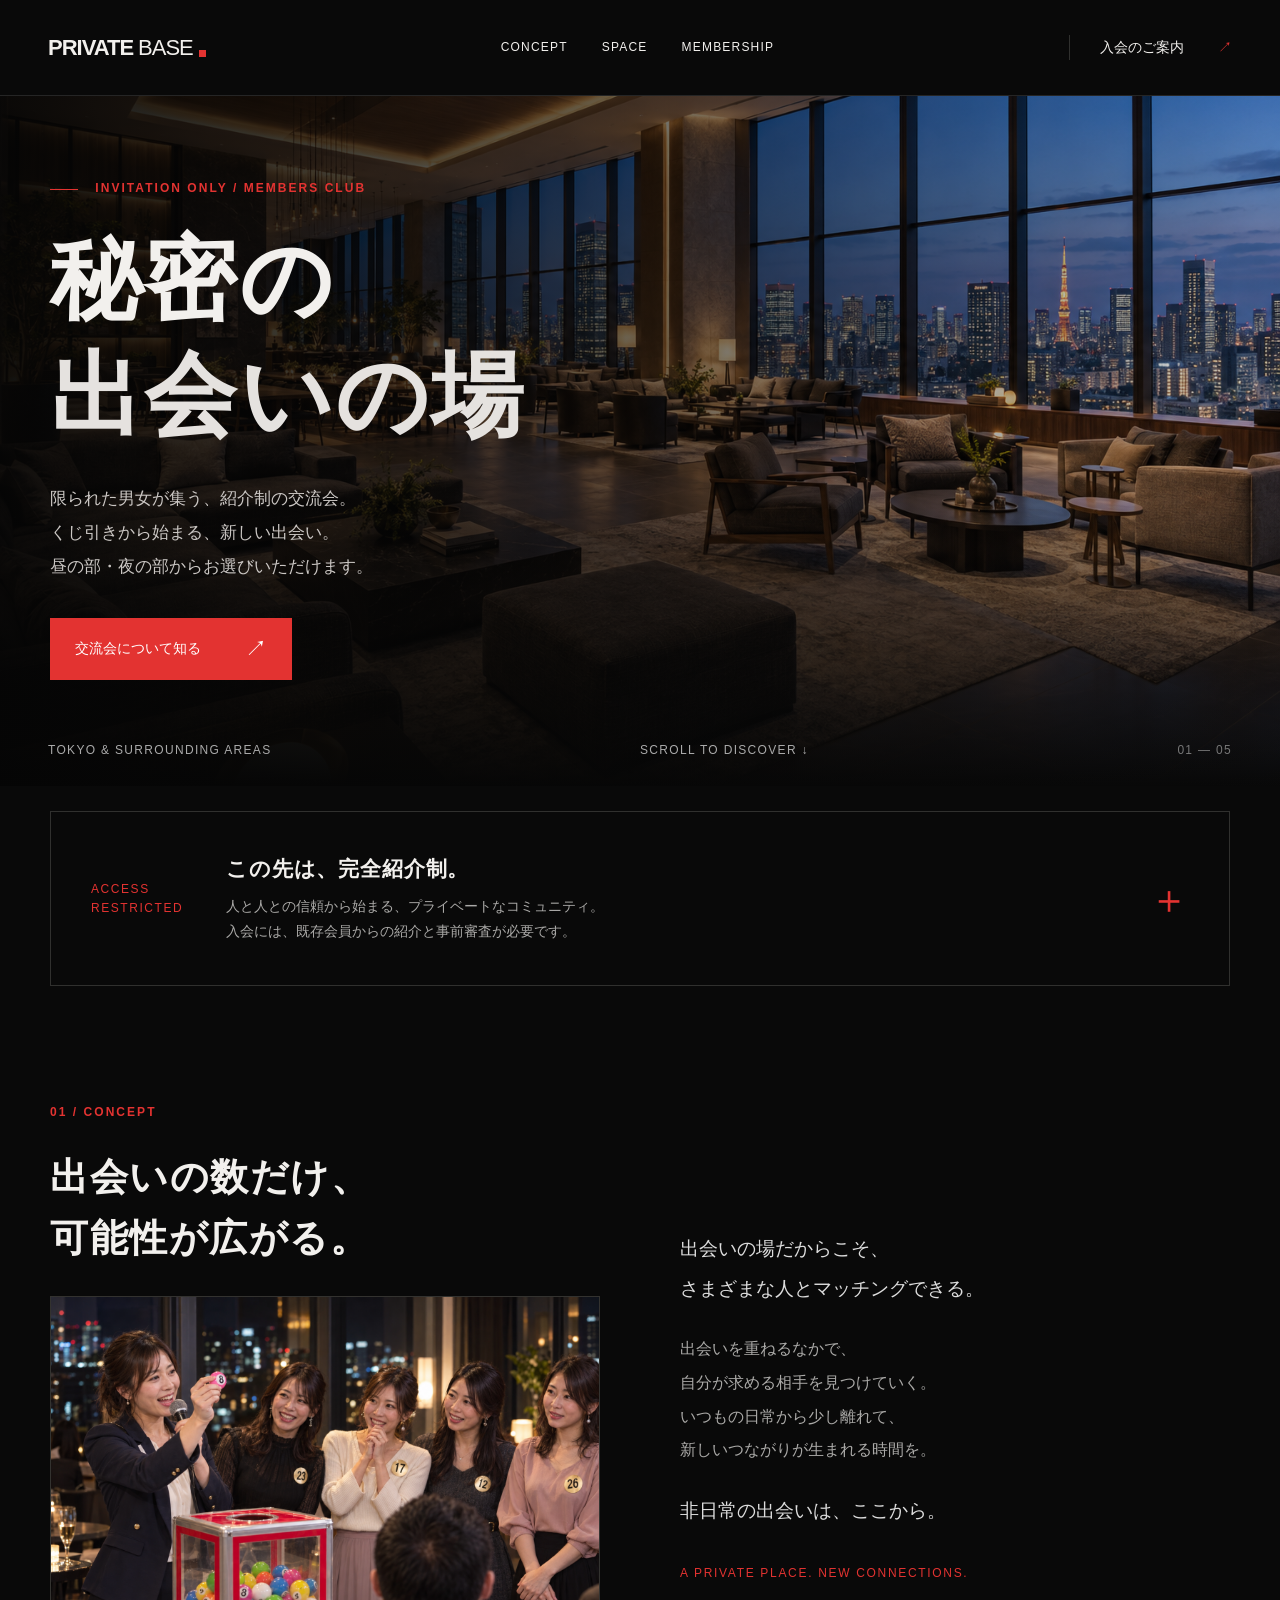
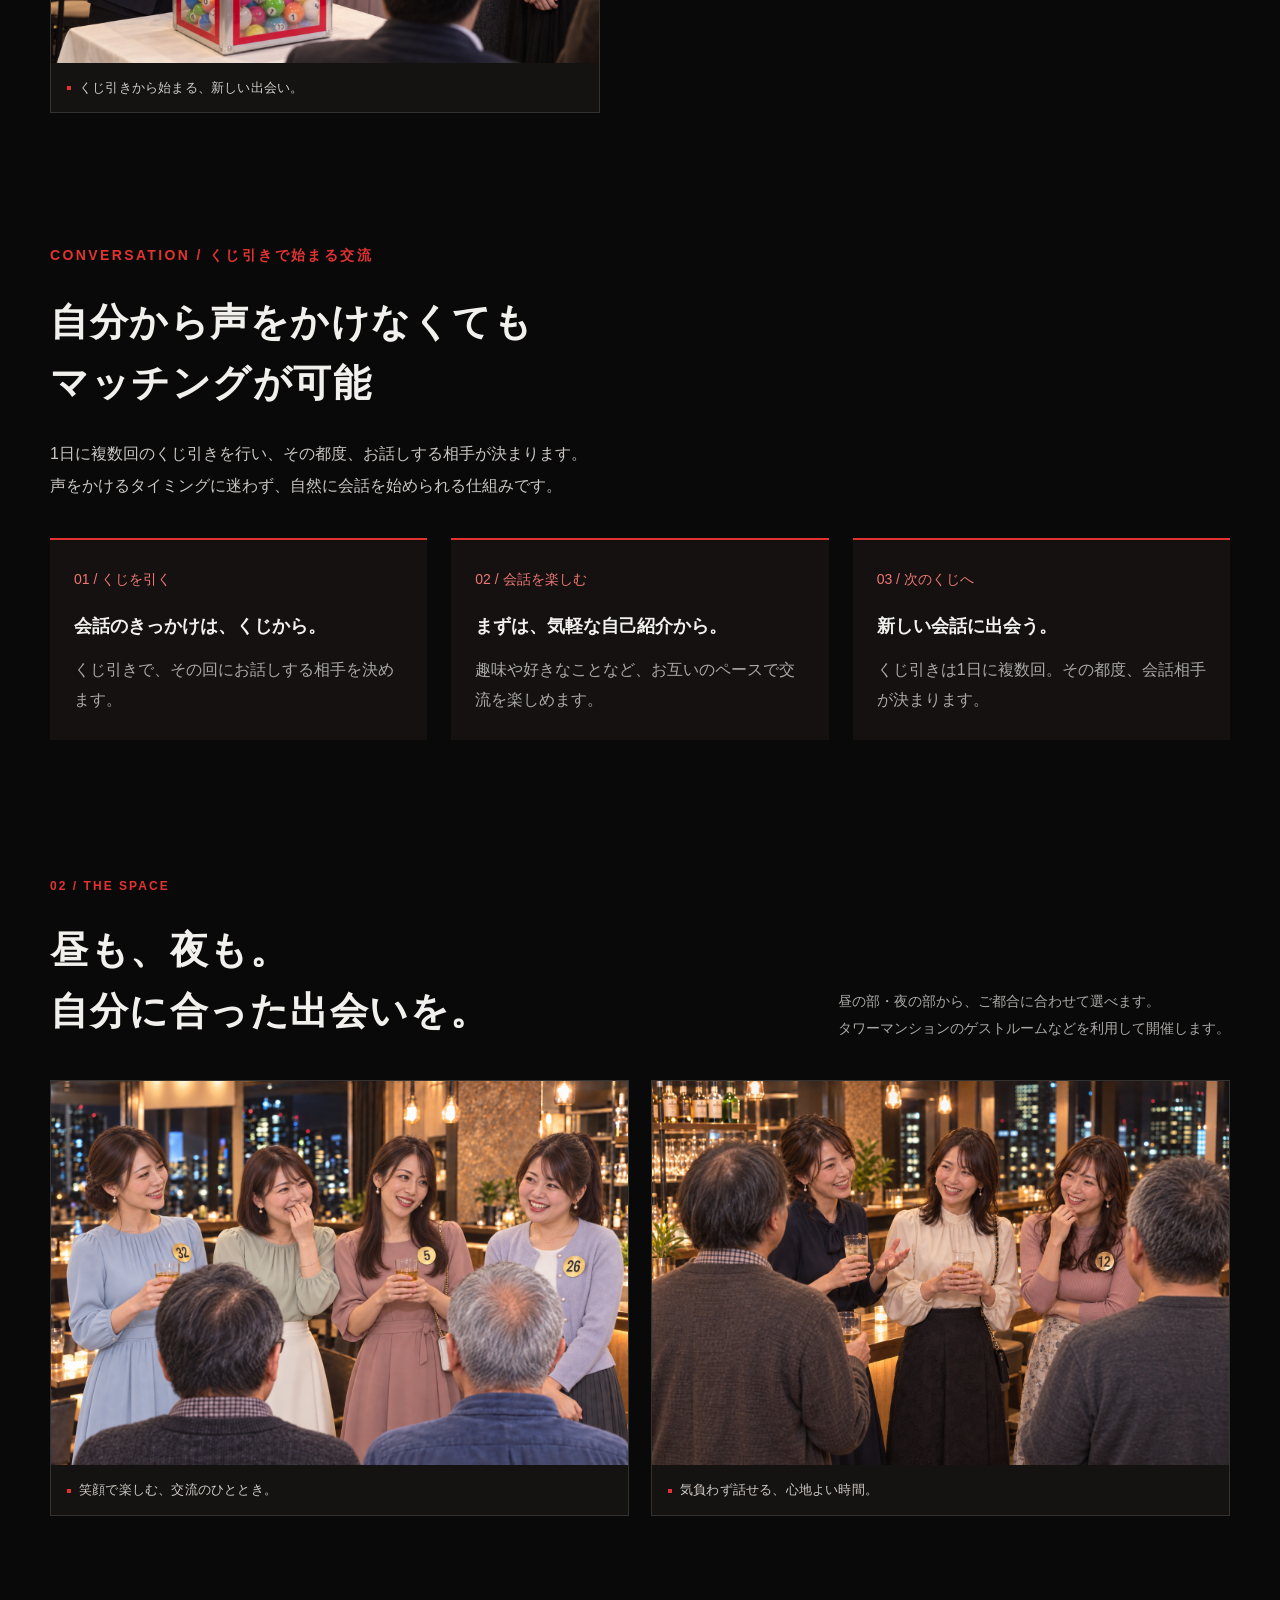
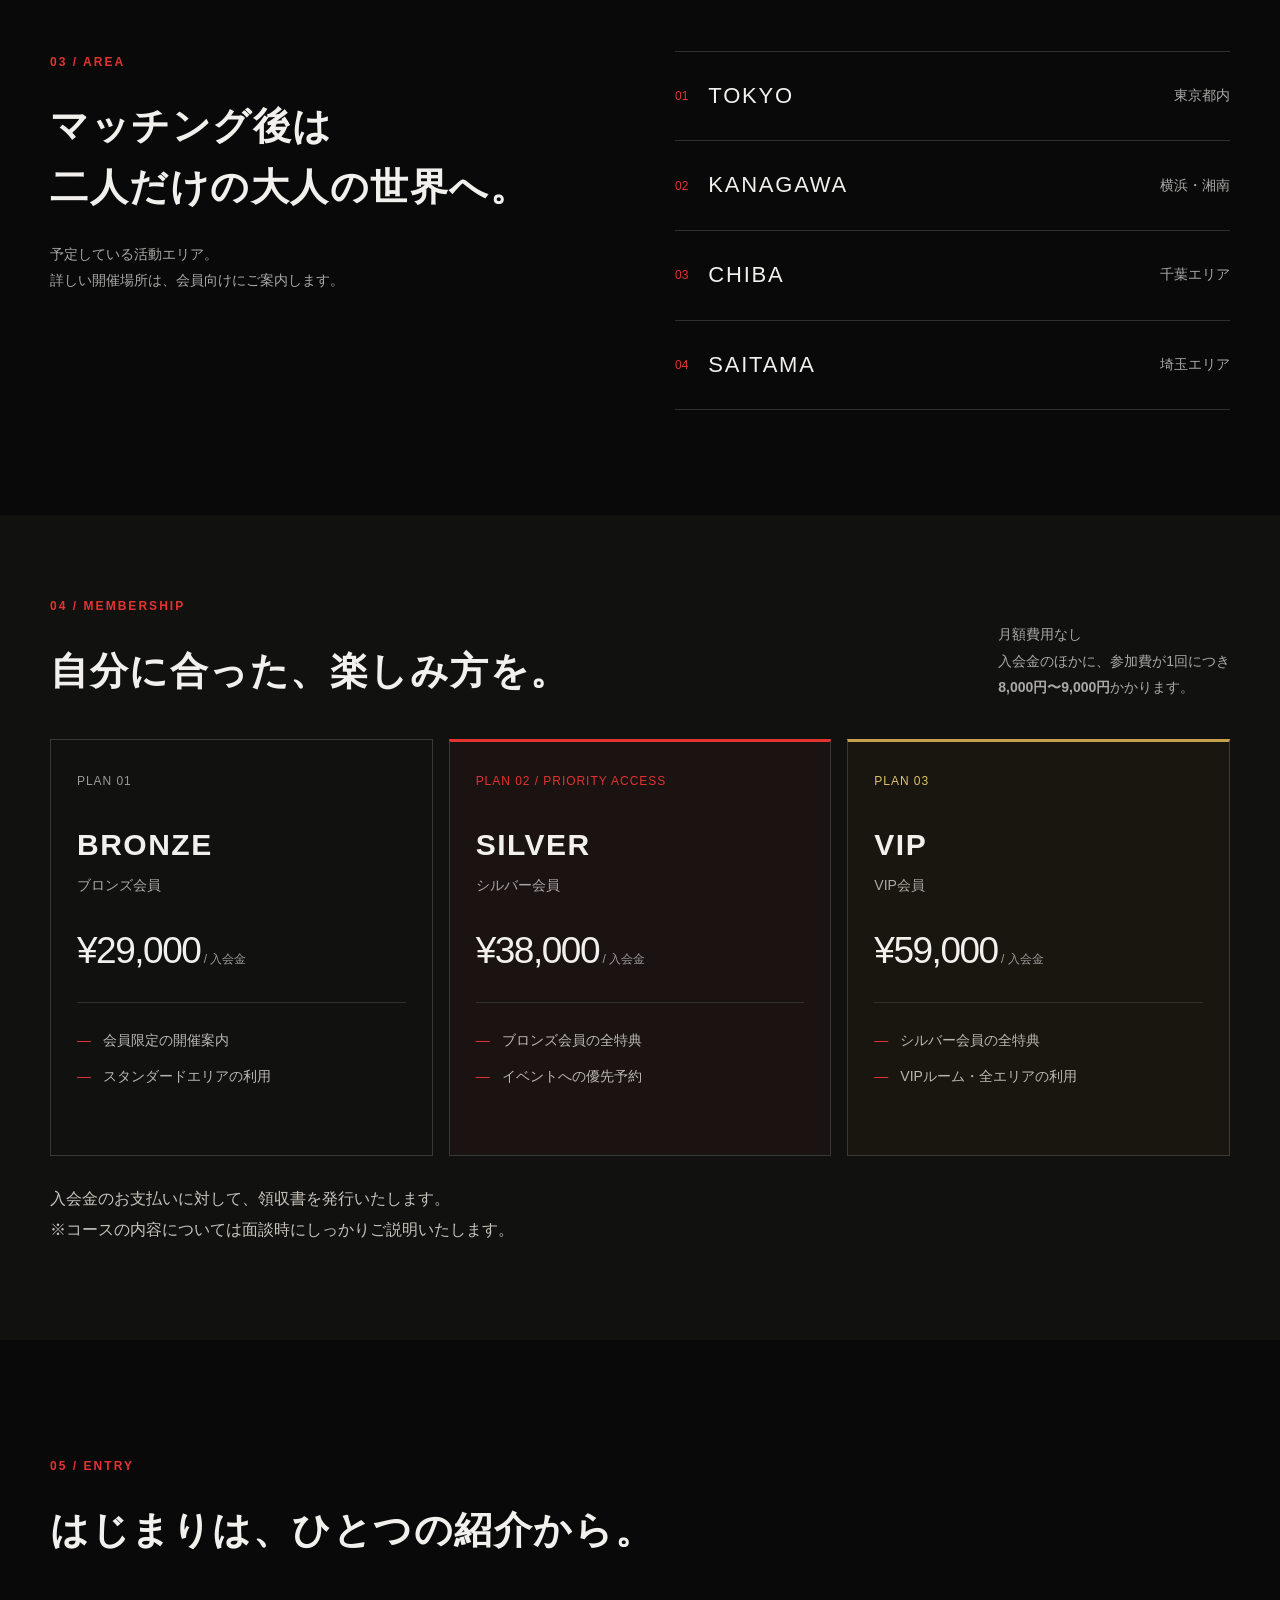
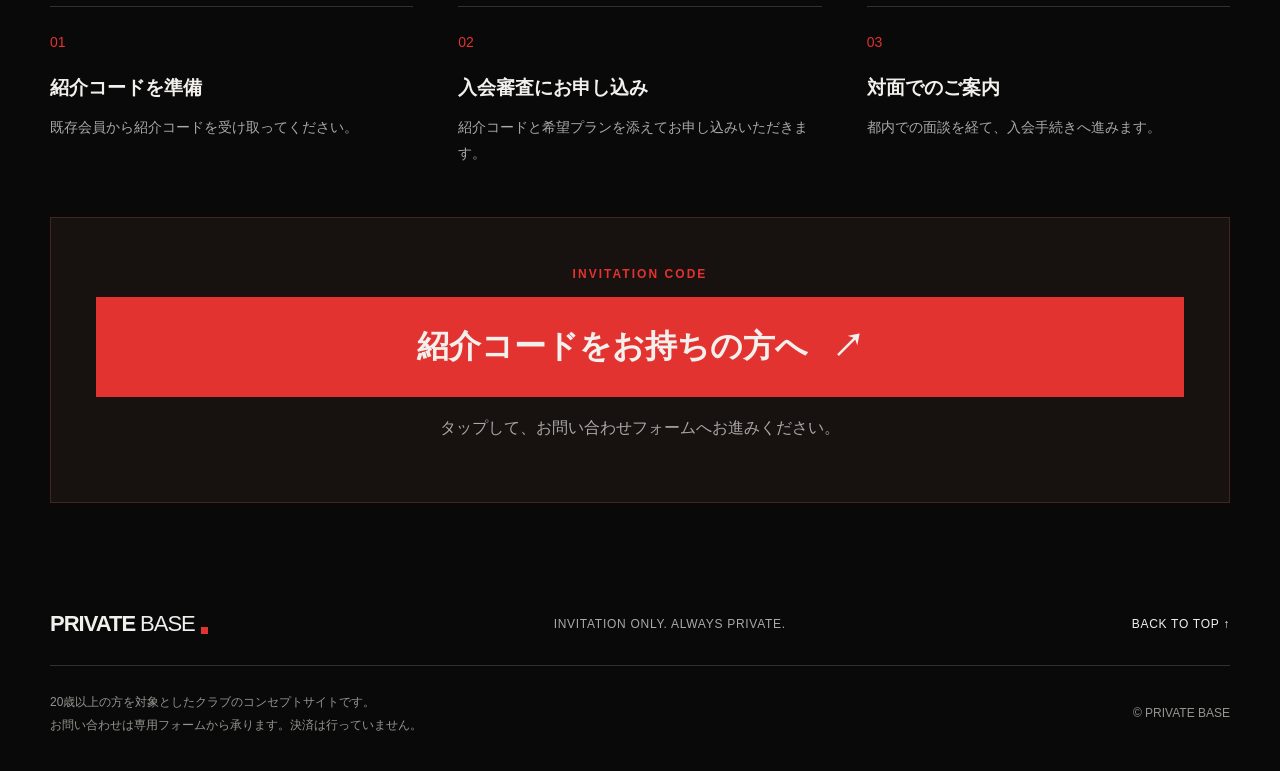
<file: index.html>
<!doctype html>
<html lang="ja"><head><meta charset="UTF-8"><meta name="viewport" content="width=device-width,initial-scale=1"><meta name="robots" content="noindex,nofollow"><meta name="description" content="PRIVATE BASEは、限られた男女が集う紹介制の交流会。くじ引きでマッチングし、昼の部・夜の部からご都合に合わせて選べます。"><meta name="theme-color" content="#090909"><title>PRIVATE BASE | MEMBERS ONLY</title><link rel="stylesheet" href="style.css"><style>
.hero h1{font-size:clamp(2.6rem,7.2vw,6.625rem);letter-spacing:.025em}.hero{height:auto;min-height:690px;max-height:none}.hero-content{padding-top:80px;padding-bottom:105px}.conversation{padding-bottom:20px}.conversation-intro{font-size:1rem;line-height:2;margin-top:24px;max-width:780px;color:#cbc7c4}.conversation-cards{display:grid;grid-template-columns:repeat(3,minmax(0,1fr));gap:24px;margin-top:36px}.conversation-cards article{border-top:2px solid var(--red);background:#141110;padding:24px}.conversation-cards span{color:#ee7775;font-size:.875rem}.conversation-cards h3{font-size:1.125rem;margin:16px 0 12px}.conversation-cards p{font-size:1rem;line-height:1.9}.conversation .eyebrow{font-size:.875rem}@media(max-width:600px){.hero{min-height:630px}.hero-content{padding-top:65px;padding-bottom:95px}.hero h1{font-size:clamp(2.6rem,9.2vw,3.5rem)}.hero-description{max-width:32rem}.conversation-cards{grid-template-columns:1fr;gap:18px}.conversation-intro br{display:none}.conversation h2{font-size:clamp(1.4rem,5.3vw,1.8rem)}.conversation-cards article{padding:22px}}

/* Concept lottery photo and two conversation photos. */
.concept .concept-copy{align-self:center;padding-top:0}
.concept-feature{margin-top:28px!important}
.space-gallery{display:grid;grid-template-columns:repeat(2,minmax(0,1fr));gap:22px}
.event-photo{margin:0;min-width:0;border:1px solid #33322f;background:#141312}
.event-photo>a{display:block;overflow:hidden}
.event-photo img{display:block;width:100%;height:auto;aspect-ratio:3/2;object-fit:cover}
.event-photo figcaption{position:static;inset:auto;display:block;margin:0;padding:13px 16px;color:#d2cbc6;font-size:13px;font-weight:400;letter-spacing:.015em;line-height:1.8}
.event-photo figcaption::before{content:"";display:inline-block;width:4px;height:4px;margin-right:8px;background:#e33331;vertical-align:middle}
.event-photo>a:focus-visible{outline:2px solid #fff;outline-offset:3px}
@media(min-width:601px) and (max-width:900px){.concept{grid-template-columns:1fr;gap:28px}.concept-feature{max-width:620px}.space-gallery{gap:16px}}
@media(max-width:600px){.concept-feature{margin-top:25px!important}.space-gallery{grid-template-columns:1fr;gap:20px}.event-photo figcaption{font-size:13px;padding:12px 14px}}
</style><link rel="stylesheet" href="contact.css"><style>.plan.featured.vip{border-top-color:#c6a24e;background:#19160f}.plan.featured.vip .plan-no{color:#e1bf6e}.course-note{font-size:16px;line-height:1.9;color:#c8c4bc;margin-top:28px}</style></head>
<body><header class="header"><a class="brand" href="#">PRIVATE<span>BASE</span><i></i></a><nav aria-label="メインナビゲーション"><a href="#concept">CONCEPT</a><a href="#space">SPACE</a><a href="#membership">MEMBERSHIP</a></nav><a class="header-entry" href="#entry">入会のご案内 <span>↗</span></a></header>
<main><section class="hero"><div class="hero-art" role="img" aria-label="タワーマンションのゲストラウンジ・AI生成イメージ"></div><div class="hero-content"><p class="eyebrow"><span class="line"></span> INVITATION ONLY / MEMBERS CLUB</p><h1>秘密の<br><span>出会いの場</span></h1><p class="hero-description">限られた男女が集う、紹介制の交流会。<br>くじ引きから始まる、新しい出会い。<br>昼の部・夜の部からお選びいただけます。</p><a class="button" href="#concept">交流会について知る <span>↗</span></a></div><div class="hero-bottom"><span>TOKYO & SURROUNDING AREAS</span><a href="#concept">SCROLL TO DISCOVER ↓</a><span class="hero-number">01 — 05</span></div></section>
<section class="invitation wrap"><span class="small-label">ACCESS RESTRICTED</span><div><h2>この先は、完全紹介制。</h2><p>人と人との信頼から始まる、プライベートなコミュニティ。<br>入会には、既存会員からの紹介と事前審査が必要です。</p></div><span class="cross">＋</span></section>
<section class="section wrap concept" id="concept"><div class="section-heading"><p class="eyebrow">01 / CONCEPT</p><h2>出会いの数だけ、<br>可能性が広がる。</h2><figure class="event-photo concept-feature"><a href="lottery-03.png" target="_blank" rel="noopener" aria-label="写真を大きく見る"><img src="lottery-03.png" width="1536" height="1024" alt="夜の交流会で、くじ引きの結果を笑顔で楽しみに待つ女性たちと男性の後ろ姿を描いたイメージ。" loading="lazy" decoding="async"></a><figcaption>くじ引きから始まる、新しい出会い。</figcaption></figure></div><div class="concept-copy"><p class="lead">出会いの場だからこそ、<br>さまざまな人とマッチングできる。</p><p>出会いを重ねるなかで、<br>自分が求める相手を見つけていく。<br>いつもの日常から少し離れて、<br>新しいつながりが生まれる時間を。</p><p class="lead" style="margin-top:24px">非日常の出会いは、ここから。</p><p class="red-caption">A PRIVATE PLACE. NEW CONNECTIONS.</p></div></section>
<section class="section wrap conversation" id="conversation" aria-labelledby="conversation-title"><p class="eyebrow">CONVERSATION / くじ引きで始まる交流</p><h2 id="conversation-title">自分から声をかけなくても<br>マッチングが可能</h2><p class="conversation-intro">1日に複数回のくじ引きを行い、その都度、お話しする相手が決まります。<br>声をかけるタイミングに迷わず、自然に会話を始められる仕組みです。</p><div class="conversation-cards"><article><span>01 / くじを引く</span><h3>会話のきっかけは、くじから。</h3><p>くじ引きで、その回にお話しする相手を決めます。</p></article><article><span>02 / 会話を楽しむ</span><h3>まずは、気軽な自己紹介から。</h3><p>趣味や好きなことなど、お互いのペースで交流を楽しめます。</p></article><article><span>03 / 次のくじへ</span><h3>新しい会話に出会う。</h3><p>くじ引きは1日に複数回。その都度、会話相手が決まります。</p></article></div></section>
<section class="section wrap" id="space"><div class="section-heading row"><div><p class="eyebrow">02 / THE SPACE</p><h2>昼も、夜も。<br>自分に合った出会いを。</h2></div><p>昼の部・夜の部から、ご都合に合わせて選べます。<br>タワーマンションのゲストルームなどを利用して開催します。</p></div><div class="space-gallery" aria-label="交流会で会話を楽しむイメージ写真"><figure class="event-photo "><a href="conversation-01-seiso-32-v2.png" target="_blank" rel="noopener" aria-label="写真を大きく見る"><img src="conversation-01-seiso-32-v2.png" width="1536" height="1024" alt="私服姿で髪型や年代の異なる男性たちが、後ろ姿で女性たちとの会話を楽しむイメージ。" loading="lazy" decoding="async"></a><figcaption>笑顔で楽しむ、交流のひととき。</figcaption></figure><figure class="event-photo "><a href="conversation-02.png" target="_blank" rel="noopener" aria-label="写真を大きく見る"><img src="conversation-02.png" width="1536" height="1024" alt="夜の交流会で、女性たちと落ち着いた私服の男性たちが会話を楽しむイメージ。男性は後ろ姿です。" loading="lazy" decoding="async"></a><figcaption>気負わず話せる、心地よい時間。</figcaption></figure></div></section>
<section class="section wrap area" id="area"><div class="section-heading"><p class="eyebrow">03 / AREA</p><h2>マッチング後は<br>二人だけの大人の世界へ。</h2><p>予定している活動エリア。<br>詳しい開催場所は、会員向けにご案内します。</p></div><div class="area-list"><div><span>01</span><h3>TOKYO</h3><p>東京都内</p></div><div><span>02</span><h3>KANAGAWA</h3><p>横浜・湘南</p></div><div><span>03</span><h3>CHIBA</h3><p>千葉エリア</p></div><div><span>04</span><h3>SAITAMA</h3><p>埼玉エリア</p></div></div></section>
<section class="membership" id="membership"><div class="wrap section"><div class="section-heading row"><div><p class="eyebrow">04 / MEMBERSHIP</p><h2>自分に合った、楽しみ方を。</h2></div><p>月額費用なし<br>入会金のほかに、参加費が1回につき<br><strong>8,000円〜9,000円</strong>かかります。</p></div><div class="plans"><article class="plan"><span class="plan-no">PLAN 01</span><h3>BRONZE</h3><p>ブロンズ会員</p><div class="price">¥29,000<span> / 入会金</span></div><ul><li>会員限定の開催案内</li><li>スタンダードエリアの利用</li></ul></article><article class="plan featured"><span class="plan-no">PLAN 02 / PRIORITY ACCESS</span><h3>SILVER</h3><p>シルバー会員</p><div class="price">¥38,000<span> / 入会金</span></div><ul><li>ブロンズ会員の全特典</li><li>イベントへの優先予約</li></ul></article><article class="plan featured vip"><span class="plan-no">PLAN 03</span><h3>VIP</h3><p>VIP会員</p><div class="price">¥59,000<span> / 入会金</span></div><ul><li>シルバー会員の全特典</li><li>VIPルーム・全エリアの利用</li></ul></article></div><p class="course-note">入会金のお支払いに対して、領収書を発行いたします。<br>※コースの内容については面談時にしっかりご説明いたします。</p></div></section>
<section class="section wrap" id="entry"><div class="section-heading"><p class="eyebrow">05 / ENTRY</p><h2>はじまりは、ひとつの紹介から。</h2></div><div class="steps"><div><span>01</span><h3>紹介コードを準備</h3><p>既存会員から紹介コードを受け取ってください。</p></div><div><span>02</span><h3>入会審査にお申し込み</h3><p>紹介コードと希望プランを添えてお申し込みいただきます。</p></div><div><span>03</span><h3>対面でのご案内</h3><p>都内での面談を経て、入会手続きへ進みます。</p></div></div><div class="entry-box invitation-entry"><p class="eyebrow">INVITATION CODE</p><a class="invitation-link" href="contact.html">紹介コードをお持ちの方へ<span aria-hidden="true">↗</span></a><p>タップして、お問い合わせフォームへお進みください。</p><p id="selected-plan" aria-live="polite"></p></div></section></main>
<footer class="wrap"><div class="footer-top"><a class="brand" href="#">PRIVATE<span>BASE</span><i></i></a><p>INVITATION ONLY. ALWAYS PRIVATE.</p><a href="#">BACK TO TOP ↑</a></div><div class="footer-bottom"><p>20歳以上の方を対象としたクラブのコンセプトサイトです。<br>お問い合わせは専用フォームから承ります。決済は行っていません。</p><span>© PRIVATE BASE</span></div></footer>
<script src="app.js"></script></body></html>
</file>
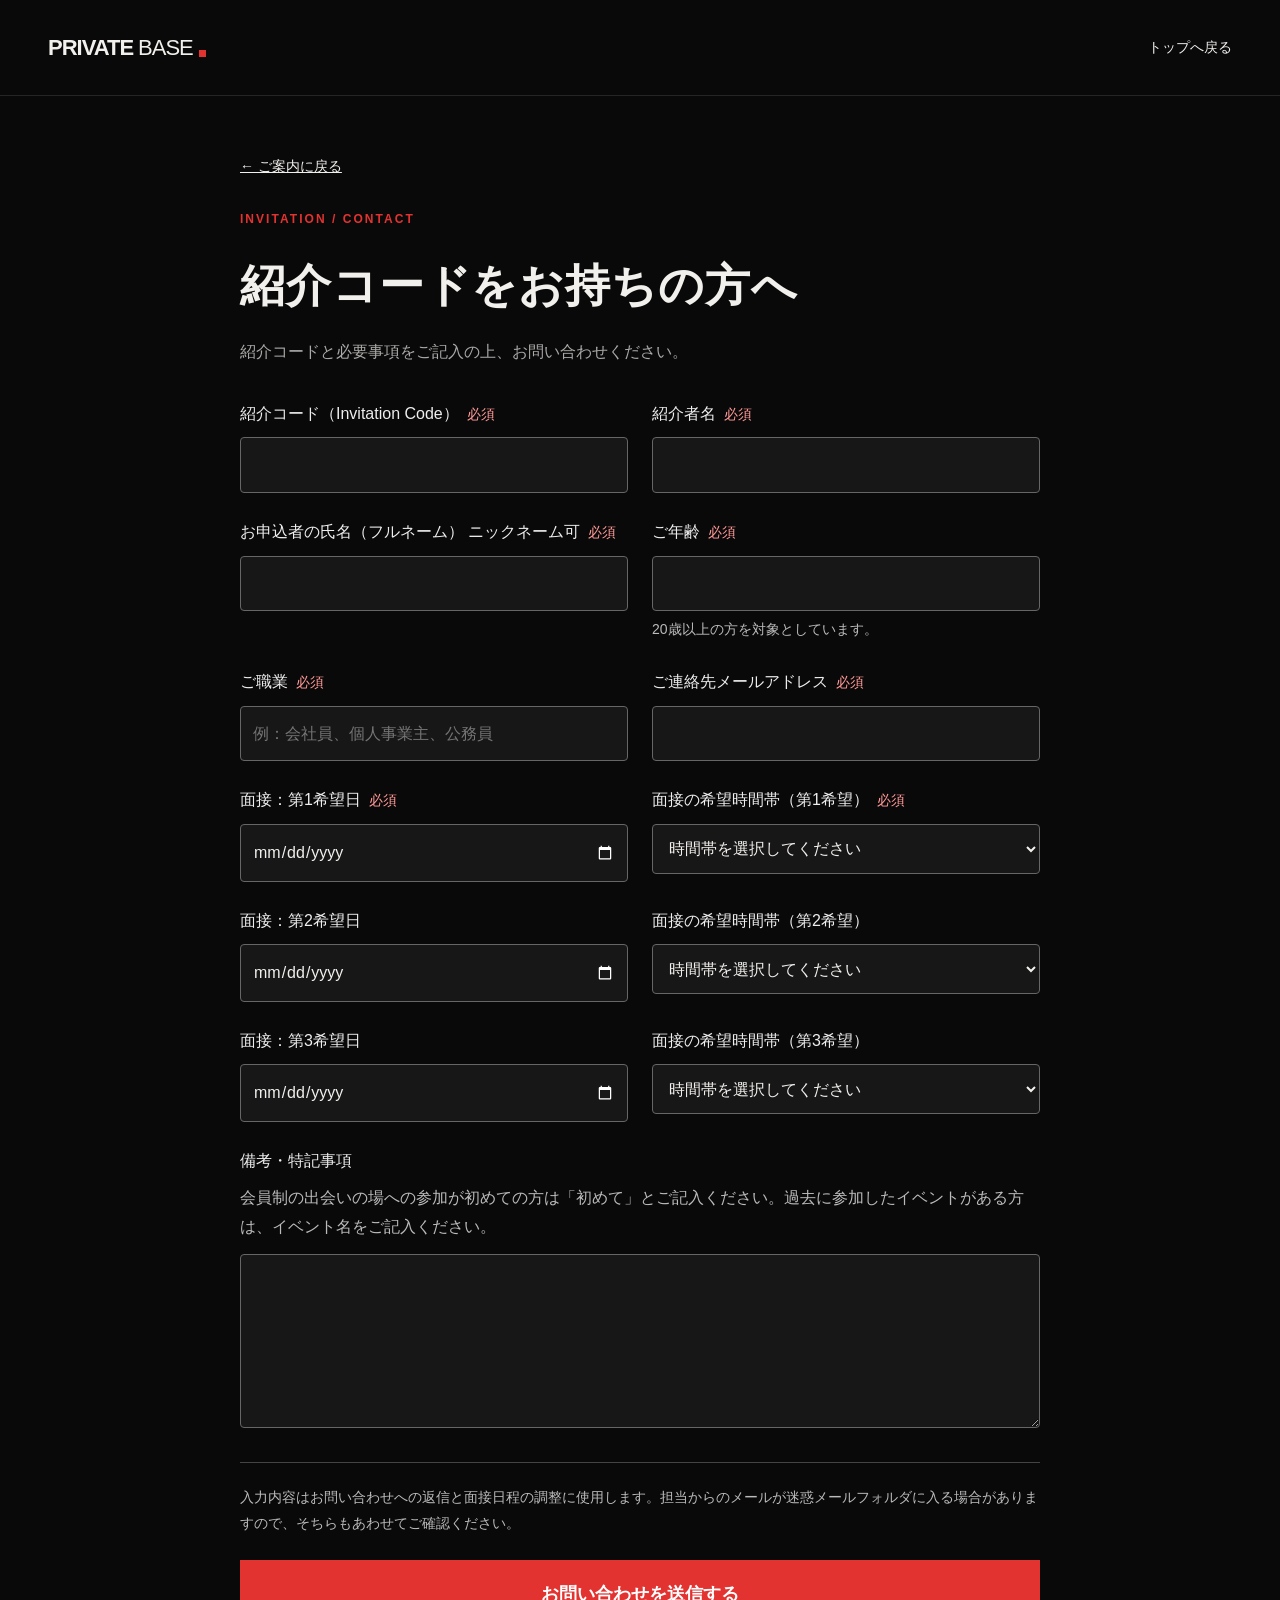
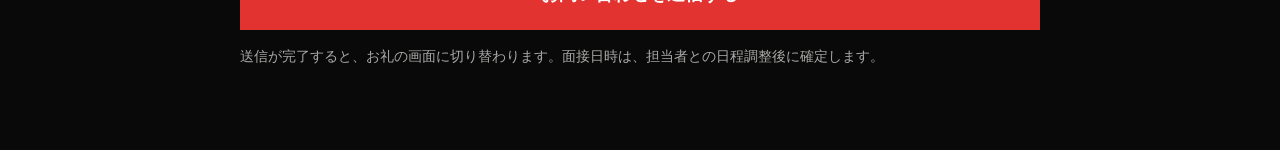
<file: contact.html>
<!doctype html><html lang="ja"><head><meta charset="UTF-8"><meta name="viewport" content="width=device-width,initial-scale=1"><meta name="robots" content="noindex,nofollow"><title>お問い合わせ | PRIVATE BASE</title><link rel="stylesheet" href="style.css"><link rel="stylesheet" href="contact.css"><style>.field select{width:100%;min-height:50px;background:#171717;color:#f2f0ed;border:1px solid #666;border-radius:4px;padding:12px;font:inherit;font-size:16px;box-sizing:border-box}.field select:focus{outline:2px solid #ee7775;outline-offset:2px}.notes-help{font-size:16px;line-height:1.8;color:#bbb;margin-bottom:12px}
.form-trap{display:none!important}
.send-status{grid-column:1/-1;margin:0;font-size:14px;line-height:1.9;color:#d9d1cd}
.send-status:empty{display:none}
.send-status[data-state="error"]{padding:16px;border-left:3px solid #e33331;background:#241513;color:#ffd5d3}
.submit-row .button:disabled{opacity:.65;cursor:wait}
</style></head><body><header class="header contact-header"><a class="brand" href="index.html">PRIVATE<span>BASE</span><i></i></a><a href="index.html">トップへ戻る</a></header><main class="contact-wrap"><a class="return-link" href="index.html#entry">← ご案内に戻る</a><p class="eyebrow">INVITATION / CONTACT</p><h1>紹介コードをお持ちの方へ</h1><p class="contact-intro">紹介コードと必要事項をご記入の上、お問い合わせください。</p><form class="contact-form" action="https://formsubmit.co/yukoyuko5577gogo@gmail.com" method="POST"><input type="hidden" name="_subject" value="【PRIVATE BASE】紹介コードからのお問い合わせ"><input type="hidden" name="_template" value="table"><input type="hidden" name="_next" value="https://xprivatebase.github.io/thanks.html"><div class="field"><label for="code">紹介コード（Invitation Code）<span class="required">必須</span></label><input id="code" name="紹介コード" type="text" required maxlength="150"></div><div class="field"><label for="referrer">紹介者名<span class="required">必須</span></label><input id="referrer" name="紹介者名" type="text" required maxlength="150"></div><div class="field"><label for="name">お申込者の氏名（フルネーム） ニックネーム可<span class="required">必須</span></label><input id="name" name="お申込者の氏名（ニックネーム可）" type="text" required autocomplete="name" maxlength="150"></div><div class="field"><label for="age">ご年齢<span class="required">必須</span></label><input id="age" name="ご年齢" type="number" required min="20" max="120" step="1"><small>20歳以上の方を対象としています。</small></div><div class="field"><label for="job">ご職業<span class="required">必須</span></label><input id="job" placeholder="例：会社員、個人事業主、公務員" name="ご職業" type="text" required autocomplete="organization-title" maxlength="150"></div><div class="field"><label for="email">ご連絡先メールアドレス<span class="required">必須</span></label><input id="email" name="email" type="email" required autocomplete="email"></div><div class="field"><label for="date1">面接：第1希望日<span class="required">必須</span></label><input id="date1" name="面接第1希望日" type="date" required></div><div class="field"><label for="time1">面接の希望時間帯（第1希望）<span class="required">必須</span></label><select id="time1" name="面接第1希望時間帯" required><option value="">時間帯を選択してください</option><option value="10:00〜13:00">10:00〜13:00</option><option value="13:00〜16:00">13:00〜16:00</option><option value="16:00〜18:00">16:00〜18:00</option><option value="18:00〜20:00">18:00〜20:00</option><option value="20:00〜21:00">20:00〜21:00</option></select></div><div class="field"><label for="date2">面接：第2希望日</label><input id="date2" name="面接第2希望日" type="date"></div><div class="field"><label for="time2">面接の希望時間帯（第2希望）</label><select id="time2" name="面接第2希望時間帯"><option value="">時間帯を選択してください</option><option value="10:00〜13:00">10:00〜13:00</option><option value="13:00〜16:00">13:00〜16:00</option><option value="16:00〜18:00">16:00〜18:00</option><option value="18:00〜20:00">18:00〜20:00</option><option value="20:00〜21:00">20:00〜21:00</option></select></div><div class="field"><label for="date3">面接：第3希望日</label><input id="date3" name="面接第3希望日" type="date"></div><div class="field"><label for="time3">面接の希望時間帯（第3希望）</label><select id="time3" name="面接第3希望時間帯"><option value="">時間帯を選択してください</option><option value="10:00〜13:00">10:00〜13:00</option><option value="13:00〜16:00">13:00〜16:00</option><option value="16:00〜18:00">16:00〜18:00</option><option value="18:00〜20:00">18:00〜20:00</option><option value="20:00〜21:00">20:00〜21:00</option></select></div><div class="field full"><label for="notes">備考・特記事項</label><p id="notes-help" class="notes-help">会員制の出会いの場への参加が初めての方は「初めて」とご記入ください。過去に参加したイベントがある方は、イベント名をご記入ください。</p><textarea aria-describedby="notes-help" id="notes" name="備考・特記事項" rows="5" maxlength="5000"></textarea></div><p class="form-note">入力内容はお問い合わせへの返信と面接日程の調整に使用します。担当からのメールが迷惑メールフォルダに入る場合がありますので、そちらもあわせてご確認ください。</p><div class="form-trap" aria-hidden="true"><label for="form-website">Website</label><input id="form-website" name="_honey" type="text" tabindex="-1" autocomplete="off"></div><p id="send-status" class="send-status" role="status" aria-live="polite" aria-atomic="true" tabindex="-1"></p><div class="submit-row"><button class="button" type="submit">お問い合わせを送信する</button><p>送信が完了すると、お礼の画面に切り替わります。面接日時は、担当者との日程調整後に確定します。</p></div></form></main><script src="app.js"></script><script>
[2,3].forEach(n => {
 const date=document.getElementById('date'+n), time=document.getElementById('time'+n);
 const sync=()=>{time.required=Boolean(date.value);date.required=Boolean(time.value);};
 date.addEventListener('input',sync);time.addEventListener('change',sync);sync();
});
</script><script>
// Keep the applicant on PRIVATE BASE, and navigate only after a successful response.
(() => {
  const form = document.querySelector('.contact-form');
  if (!form || !window.fetch || !window.FormData || !window.AbortController) return;
  const button = form.querySelector('button[type="submit"]');
  const status = document.getElementById('send-status');
  const buttonLabel = button.textContent;
  const endpoint = 'https://formsubmit.co/ajax/yukoyuko5577gogo@gmail.com';
  let pending = false;

  function showError(message) {
    status.textContent = message;
    status.dataset.state = 'error';
    status.focus();
  }

  form.addEventListener('submit', async event => {
    event.preventDefault();
    if (pending || !form.reportValidity()) return;
    if (form.elements.namedItem('_honey').value) {
      showError('送信できませんでした。入力内容をご確認ください。');
      return;
    }
    pending = true;
    button.disabled = true;
    button.textContent = '送信しています…';
    form.setAttribute('aria-busy', 'true');
    status.dataset.state = 'pending';
    status.textContent = 'お問い合わせを送信しています。このままお待ちください。';

    const controller = new AbortController();
    const timeout = window.setTimeout(() => controller.abort(), 30000);
    let completed = false;
    try {
      const response = await fetch(endpoint, {
        method: 'POST',
        headers: {Accept: 'application/json'},
        body: new FormData(form),
        signal: controller.signal
      });
      if (!response.ok) {
        showError('送信を確認できませんでした。入力内容はそのまま残っています。時間をおいて再度お試しください。');
        return;
      }
      const result = await response.json();
      if (!result || (result.success !== true && result.success !== 'true')) {
        showError('送信が完了しませんでした。入力内容はそのまま残っています。時間をおいて再度お試しください。');
        return;
      }
      if (/activat|confirm (?:your|the) email|verify (?:your|the) email/i.test(String(result.message || ''))) {
        showError('現在、受付窓口の確認中です。送信はまだ完了していません。時間をおいて再度お試しください。');
        return;
      }
      window.location.assign(new URL('thanks.html', window.location.href).href);
      completed = true;
    } catch (error) {
      showError('通信の問題により、送信結果を確認できませんでした。入力内容はそのまま残っています。すでに届いている場合もありますので、再送する際は備考欄に「再送」とご記入ください。');
    } finally {
      window.clearTimeout(timeout);
      if (!completed) {
        pending = false;
        button.disabled = false;
        button.textContent = buttonLabel;
        form.removeAttribute('aria-busy');
      }
    }
  });
})();

</script></body></html>
</file>
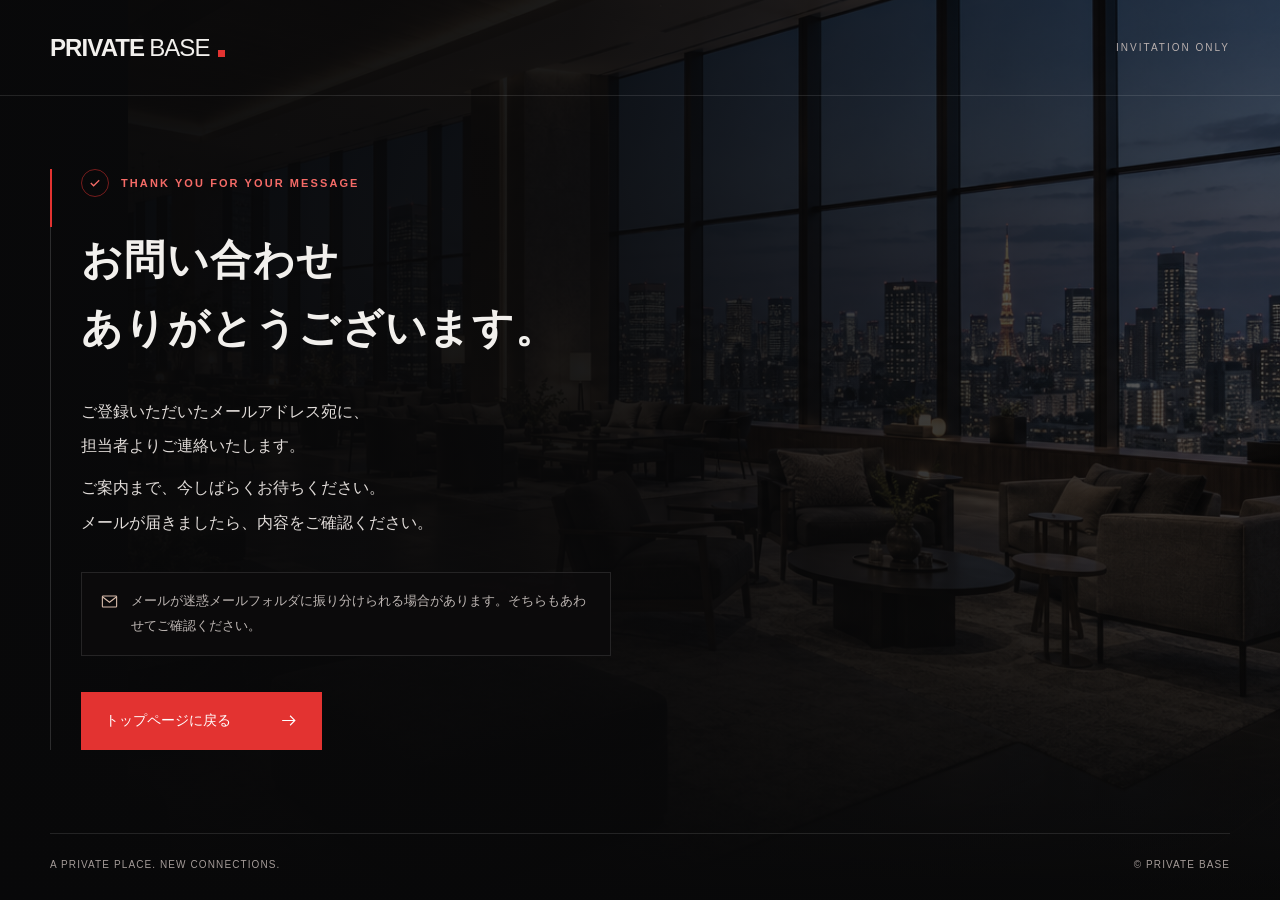
<file: thanks.html>
<!doctype html>
<html lang="ja">
<head>
  <meta charset="UTF-8">
  <meta name="viewport" content="width=device-width, initial-scale=1">
  <meta name="robots" content="noindex,nofollow">
  <meta name="theme-color" content="#090909">
  <title>お問い合わせありがとうございます | PRIVATE BASE</title>
  <style>
    :root{color-scheme:dark;--red:#e33331;--text:#f2f0ed;--muted:#bfb8b5}
    *{box-sizing:border-box}
    body{margin:0;min-height:100vh;min-height:100svh;display:flex;flex-direction:column;isolation:isolate;background:#090909;color:var(--text);font-family:Arial,"Hiragino Kaku Gothic ProN",Meiryo,sans-serif;line-height:1.8}
    .scene{position:fixed;inset:0;z-index:-2;overflow:hidden;background:#11141a}
    .scene::before{content:"";position:absolute;inset:0;background:url("tower-lounge.png") 86% 36%/cover no-repeat;filter:brightness(.66) saturate(.56)}
    .scene::after{content:"";position:absolute;inset:0;background:linear-gradient(90deg,rgba(8,8,9,.97),rgba(8,8,9,.87) 45%,rgba(8,8,9,.32)),linear-gradient(0deg,#090909 1%,transparent 65%)}
    a{color:inherit;text-decoration:none;touch-action:manipulation}
    a:focus-visible{outline:2px solid #fff;outline-offset:6px}
    .header{display:flex;align-items:center;justify-content:space-between;gap:20px;min-height:96px;padding:24px max(36px,calc((100vw - 1180px)/2));border-bottom:1px solid #ffffff1c}
    .brand{display:inline-flex;align-items:center;gap:5px;font-size:24px;font-weight:900;letter-spacing:-.9px;line-height:1;white-space:nowrap}
    .brand span{font-weight:400}
    .brand i{width:7px;height:7px;margin:12px 0 0 3px;background:var(--red)}
    .header-note{font-size:10px;letter-spacing:.2em;color:#b9b0ae}
    main{width:min(1180px,calc(100% - 72px));margin:auto;flex:1;display:flex;align-items:center;padding:72px 0 82px}
    .message{width:100%;max-width:710px;padding-left:30px;border-left:1px solid #ffffff26;position:relative}
    .message::before{content:"";position:absolute;top:0;left:-1px;width:2px;height:58px;background:var(--red)}
    .eyebrow{display:flex;align-items:center;gap:12px;margin:0 0 30px;color:#f56b67;font-size:11px;font-weight:700;letter-spacing:.19em}
    .check{display:inline-flex;align-items:center;justify-content:center;flex-shrink:0;width:28px;height:28px;border:1px solid #e3333180;border-radius:50%}
    .check svg{width:14px;height:14px;fill:none;stroke:currentColor;stroke-width:1.8}
    h1{margin:0 0 32px;font-size:clamp(28px,3.2vw,44px);font-weight:700;line-height:1.65;letter-spacing:.035em}
    h1 span{display:block}
    .reply{max-width:570px;margin:0;color:#e1dcd9;font-size:16px;line-height:2.15}
    .reply + .reply{margin-top:8px}
    .notice{display:flex;gap:12px;align-items:flex-start;max-width:530px;margin:32px 0 36px;padding:16px 18px;border:1px solid #ffffff1b;background:#0c0b0cd9;color:var(--muted);font-size:13px;line-height:1.9}
    .notice svg{width:19px;height:19px;flex-shrink:0;margin-top:3px;fill:none;stroke:#d8bcab;stroke-width:1.4}
    .notice p{margin:0}
    .button{display:inline-flex;align-items:center;justify-content:space-between;gap:48px;min-height:58px;padding:15px 24px;background:var(--red);color:#fff;font-size:14px;transition:background .2s}
    .button:hover{background:#bc2927}
    .button svg{width:19px;height:19px;fill:none;stroke:currentColor;stroke-width:1.4}
    .footer{width:min(1180px,calc(100% - 72px));margin:0 auto;padding:22px 0 26px;border-top:1px solid #ffffff1c;display:flex;justify-content:space-between;gap:20px;color:#a49b98;font-size:10px;letter-spacing:.11em}
    .footer p{margin:0}
    @media(min-width:1000px){.scene::before{left:10%;background-position:right 38%;background-size:auto 120%}}
    @media(max-width:600px){
      .header{min-height:76px;padding:22px 22px}.brand{font-size:21px}.header-note{font-size:8px;letter-spacing:.12em}
      main{width:calc(100% - 44px);padding:56px 0 54px}.message{padding-left:18px}.eyebrow{font-size:10px;margin-bottom:24px;gap:9px;letter-spacing:.14em}
      h1{font-size:clamp(24px,6.4vw,32px);line-height:1.65;letter-spacing:0;margin-bottom:26px}
      .reply{font-size:15px;line-height:2}.notice{margin:26px 0 30px;padding:14px 13px;font-size:12px;gap:10px}.button{width:100%;padding:15px 19px}
      .scene::before{background-position:90% center;background-size:auto 130%}
      .scene::after{background:linear-gradient(90deg,#080809f0,#080809ba),linear-gradient(0deg,#090909,transparent 75%)}
      .footer{width:calc(100% - 44px);font-size:9px;letter-spacing:.04em;flex-wrap:wrap;gap:6px;padding:20px 0}
    }
    @media(prefers-reduced-motion:reduce){*{transition:none!important}}
  </style>
</head>
<body>
  <div class="scene" aria-hidden="true"></div>
  <header class="header">
    <a class="brand" href="index.html" aria-label="PRIVATE BASE トップページ">PRIVATE <span>BASE</span><i aria-hidden="true"></i></a>
    <span class="header-note">INVITATION ONLY</span>
  </header>
  <main>
    <section class="message" aria-labelledby="thank-you-title">
      <p class="eyebrow"><span class="check" aria-hidden="true"><svg viewBox="0 0 20 20"><path d="m4 10 4 4 8-8"/></svg></span>THANK YOU FOR YOUR MESSAGE</p>
      <h1 id="thank-you-title"><span>お問い合わせ</span><span>ありがとうございます。</span></h1>
      <p class="reply">ご登録いただいたメールアドレス宛に、<br>担当者よりご連絡いたします。</p>
      <p class="reply">ご案内まで、今しばらくお待ちください。<br>メールが届きましたら、内容をご確認ください。</p>
      <div class="notice">
        <svg viewBox="0 0 24 24" aria-hidden="true"><rect x="3" y="5" width="18" height="14" rx="1"/><path d="m3 6 9 7 9-7"/></svg>
        <p>メールが迷惑メールフォルダに振り分けられる場合があります。そちらもあわせてご確認ください。</p>
      </div>
      <a class="button" href="index.html">トップページに戻る<svg viewBox="0 0 24 24" aria-hidden="true"><path d="M4 12h16m-6-6 6 6-6 6"/></svg></a>
    </section>
  </main>
  <footer class="footer"><p>A PRIVATE PLACE. NEW CONNECTIONS.</p><p>&copy; PRIVATE BASE</p></footer>
</body>
</html>
</file>
<file: style.css>
:root{color-scheme:dark;--bg:#090909;--text:#f2f0ed;--muted:#999997;--red:#e33331;--border:#30302e}*{box-sizing:border-box}html{scroll-behavior:smooth;scroll-padding-top:30px}body{margin:0;background:var(--bg);color:var(--text);font-family:Arial,"Noto Sans JP","Hiragino Kaku Gothic ProN",Meiryo,sans-serif;font-size:16px;line-height:1.85}a{color:inherit;text-decoration:none}button{font:inherit;cursor:pointer}a,button{touch-action:manipulation}a:focus-visible,button:focus-visible{outline:2px solid #fff;outline-offset:6px}p,h1,h2,h3{margin:0}p{color:#aaa9a7}h2{font-size:clamp(27px,3vw,40px);line-height:1.6;letter-spacing:.04em}h3{font-size:19px}button{border:0} .wrap{width:min(1180px,calc(100% - 96px));margin:auto}.sample{background:#1b1111;text-align:center;font-size:12px;color:#c9b6b6;padding:5px 16px;letter-spacing:.1em}.sample span{margin-left:18px;letter-spacing:.03em}.header{height:96px;padding:0 48px;display:flex;align-items:center;justify-content:space-between;border-bottom:1px solid #252525;gap:30px}.brand{font-size:22px;font-weight:900;letter-spacing:-1px;display:inline-flex;align-items:center;line-height:1}.brand span{font-weight:400;margin-left:5px}.brand i{width:7px;height:7px;background:var(--red);margin:12px 0 0 6px}nav{display:flex;gap:34px;font-size:12px;letter-spacing:.1em}nav a:hover{color:var(--red)}.header-entry{font-size:14px;border-left:1px solid var(--border);padding-left:30px}.header-entry span{margin-left:30px;color:var(--red)}.hero{min-height:690px;height:calc(100svh - 126px);max-height:900px;position:relative;isolation:isolate;display:flex;align-items:center;overflow:hidden}.hero-art{position:absolute;inset:0;z-index:-2;background:url('lounge.jpg') center 55%/cover}.hero:after{content:"";position:absolute;inset:0;z-index:-1;background:linear-gradient(90deg,rgba(5,5,5,.95),rgba(5,5,5,.6) 48%,rgba(5,5,5,.12)),linear-gradient(0deg,#090909,transparent 45%)}.hero-content{padding:70px max(48px,calc((100vw - 1180px)/2));width:100%}.eyebrow{font-size:12px;color:var(--red);letter-spacing:.17em;font-weight:700;margin-bottom:22px}.line{display:inline-block;width:28px;height:1px;background:var(--red);vertical-align:middle;margin-right:12px}h1{font-size:clamp(56px,7.6vw,106px);line-height:1.26;letter-spacing:.055em;font-weight:800}h1 span{color:#e5e2df}.hero-description{margin:28px 0 34px;line-height:2;font-size:17px;color:#cbc7c4}.button{background:var(--red);color:#fff;display:inline-flex;justify-content:space-between;align-items:center;gap:44px;padding:18px 25px;font-size:14px;min-height:56px;transition:background .2s}.button:hover{background:#b72524}.button span{font-size:22px;line-height:1}.hero-bottom{position:absolute;bottom:25px;left:48px;right:48px;display:flex;justify-content:space-between;color:#aaa;font-size:12px;letter-spacing:.11em}.hero-number{color:#777}.invitation{display:flex;align-items:center;gap:45px;padding:40px;border:1px solid var(--border);margin-top:25px}.small-label{color:var(--red);font-size:12px;letter-spacing:.13em;max-width:90px;line-height:1.6}.invitation h2{font-size:21px;margin-bottom:8px}.invitation p{font-size:14px}.cross{margin-left:auto;color:var(--red);font-size:40px;font-weight:200}.section{padding-top:115px;padding-bottom:20px}.concept{display:grid;grid-template-columns:1fr 1fr;gap:80px;padding-bottom:15px}.concept-copy{padding-top:45px}.concept-copy .lead{color:#ddd;font-size:19px;margin-bottom:24px}.concept-copy p{line-height:2.1}.concept-copy .red-caption{font-size:12px;letter-spacing:.14em;color:var(--red);margin-top:30px}.row{display:flex;justify-content:space-between;gap:30px;align-items:flex-end;margin-bottom:38px}.row>p{font-size:14px;line-height:1.9}.space-photo{margin:0;height:430px;position:relative;overflow:hidden}.space-photo img{width:100%;height:100%;object-fit:cover;filter:brightness(.68)}figcaption{position:absolute;inset:auto 30px 25px;display:flex;justify-content:space-between;align-items:center;color:#eee}figcaption>span:first-child{font-size:27px;font-weight:700;letter-spacing:.05em}figcaption>span:last-child{font-size:12px;letter-spacing:.05em}.area{display:grid;grid-template-columns:1fr 1fr;gap:70px;padding-bottom:105px}.area .section-heading>p:last-child{margin-top:24px;font-size:14px}.area-list>div{display:flex;align-items:center;border-bottom:1px solid var(--border);padding:24px 0;gap:20px}.area-list>div:first-child{border-top:1px solid var(--border)}.area-list span{color:var(--red);font-size:12px}.area-list h3{font-weight:500;letter-spacing:.08em;font-size:22px}.area-list p{margin-left:auto;font-size:14px}.membership{background:#111110;padding-bottom:75px}.membership .section{padding-top:80px}.muted{font-size:12px;color:#92928d}.plans{display:grid;grid-template-columns:repeat(3,minmax(0,1fr));gap:16px}.plan{border:1px solid #393937;padding:30px 26px;display:flex;flex-direction:column}.plan.featured{border-top:3px solid var(--red);background:#1a1312;padding-top:28px}.plan-no{font-size:12px;color:#999;letter-spacing:.08em}.featured .plan-no{color:var(--red)}.plan h3{font-size:30px;letter-spacing:.05em;margin-top:25px}.plan>p{font-size:14px}.price{font-size:37px;margin:26px 0;line-height:1.4;letter-spacing:-.04em;white-space:nowrap}.price span{font-size:12px;color:#999;letter-spacing:0}.plan ul{list-style:none;padding:25px 0 35px;border-top:1px solid var(--border);margin:0;font-size:14px;flex:1;color:#bab8b4}.plan li+li{margin-top:10px}.plan li:before{content:'—';margin-right:12px;color:var(--red)}.plan>a{display:flex;justify-content:space-between;gap:5px;border-top:1px solid var(--border);padding-top:22px;font-size:14px}.plan>a:hover{color:var(--red)}.steps{display:grid;grid-template-columns:repeat(3,1fr);gap:45px;margin:45px 0 50px}.steps>div{border-top:1px solid var(--border);padding-top:20px}.steps span{font-size:14px;color:var(--red)}.steps h3{margin:14px 0 10px}.steps p{font-size:14px}.entry-box{display:flex;align-items:center;justify-content:space-between;gap:30px;padding:45px;background:#171110;border:1px solid #442321}.entry-box .eyebrow{margin-bottom:12px}.entry-box h3{font-size:24px}.entry-box p:last-child{margin-top:15px;font-size:14px}.entry-box .button{flex-shrink:0}footer{padding-top:90px!important;padding-bottom:35px!important}.footer-top,.footer-bottom{display:flex;justify-content:space-between;align-items:center;gap:25px}.footer-top{padding-bottom:30px;border-bottom:1px solid var(--border)}.footer-top p,.footer-top>a:last-child{font-size:12px;letter-spacing:.06em}.footer-bottom{padding-top:25px}.footer-bottom p,.footer-bottom span{font-size:12px;color:#959590}dialog{background:#141313;border:1px solid #70403e;color:#eee;padding:50px;width:min(540px,calc(100% - 32px))}dialog::backdrop{background:#000b;backdrop-filter:blur(5px)}dialog h2{font-size:26px}dialog p{margin-bottom:22px;font-size:14px}.close{position:absolute;right:12px;top:5px;color:#aaa;background:transparent;font-size:32px}.close-button{margin-top:12px}body:has(dialog[open]){overflow:hidden}@media(min-width:1600px){.hero-content{padding-left:calc((100vw - 1180px)/2)}}@media(max-width:850px){.header{padding:0 24px;height:80px}nav{display:none}.wrap{width:calc(100% - 48px)}.hero-content{padding:70px 24px}.hero{min-height:660px;height:85svh}.hero-bottom{left:24px;right:24px}.hero-number{display:none}.invitation{padding:25px;gap:25px}.cross{display:none}.concept,.area{gap:35px}.plans{gap:10px}.plan{padding:25px 16px}.plan.featured{padding-top:23px}.price{font-size:29px}.plan>a{font-size:13px}.entry-box{padding:30px;display:block}.entry-box .button{margin-top:25px}.footer-top p{display:none}}@media(max-width:600px){.sample{font-size:10px;letter-spacing:.03em}.sample span{font-size:10px;margin-left:7px}.header{padding:0 20px;gap:15px;height:75px}.brand{font-size:20px}.header-entry{font-size:12px;padding-left:15px}.header-entry span{margin-left:8px}.wrap{width:calc(100% - 40px)}.hero{min-height:630px;max-height:780px}.hero-art{background-position:62% center}.hero:after{background:linear-gradient(90deg,#050505dc,#05050555),linear-gradient(0deg,#090909,transparent 65%)}.hero-content{padding:65px 20px 95px}.hero-content .eyebrow{font-size:10px;letter-spacing:.08em}h1{font-size:59px}.hero-description{font-size:16px}.hero-bottom{left:20px;right:20px;font-size:9px;letter-spacing:.03em}.invitation{display:block;margin-top:15px;padding:24px}.small-label{max-width:none;display:block;margin-bottom:12px}.invitation p br{display:none}.section{padding-top:75px}.concept,.area{grid-template-columns:1fr;gap:26px}.concept-copy{padding-top:0}.concept-copy .lead{font-size:17px}.concept-copy p{font-size:15px}.row{display:block;margin-bottom:25px}.row>p{margin-top:18px}.space-photo{height:330px}figcaption{inset:auto 20px 20px;display:block}figcaption>span{display:block}figcaption>span:first-child{font-size:23px}figcaption>span:last-child{font-size:10px;margin-top:5px}.area{padding-bottom:75px}.area-list>div{padding:20px 0}.area-list h3{font-size:20px}.area-list p{font-size:13px}.membership{padding-bottom:45px}.membership .section{padding-top:60px}.plans{grid-template-columns:1fr;gap:18px}.plan{padding:25px}.plan.featured{padding-top:23px}.plan h3{margin-top:15px}.price{font-size:36px;margin:20px 0}.plan ul{padding-bottom:25px}.plan>a{font-size:14px}.steps{grid-template-columns:1fr;gap:24px;margin:30px 0}.steps h3{margin-top:5px}.entry-box{padding:25px}.entry-box h3{font-size:21px}.entry-box .button{width:100%;gap:15px}.footer-top{align-items:flex-start;gap:10px}.footer-top>a:last-child{font-size:10px}.footer-bottom{display:block}.footer-bottom span{display:block;margin-top:20px}footer{padding-top:65px!important}dialog{padding:40px 25px}dialog h2{font-size:23px}}@media(prefers-reduced-motion:reduce){html{scroll-behavior:auto}*{transition:none!important}}
</file>
<file: contact.css>
.hero-art{background-image:url('tower-lounge.png')}.space-photo img{filter:brightness(.86)}.space-photo figcaption{background:#090909b8;padding:6px 10px;inset:auto 16px 16px;max-width:max-content}.space-photo figcaption span{font-size:14px!important}.invitation-entry{display:block;text-align:center}.invitation-link{display:flex;align-items:center;justify-content:center;gap:24px;font-size:clamp(1.2rem,3.2vw,2rem);font-weight:700;background:#e33331;padding:24px 18px;line-height:1.6}.invitation-link:hover{background:#b72524}.invitation-entry>p{margin-top:16px}.invitation-entry>.eyebrow{margin-top:0}.contact-wrap{width:min(800px,calc(100% - 40px));margin:55px auto 80px}.contact-wrap h1{font-size:clamp(1.7rem,5vw,2.8rem);line-height:1.5;letter-spacing:.02em}.contact-intro{margin:18px 0 32px;font-size:16px}.contact-form{display:grid;grid-template-columns:1fr 1fr;gap:24px}.field{min-width:0}.field.full,.form-note,.submit-row{grid-column:1/-1}.field label{display:block;font-size:16px;color:#eee;margin-bottom:9px}.required{color:#ff9997;font-size:14px;margin-left:8px;white-space:nowrap}.field input,.field textarea{width:100%;min-height:50px;background:#171717;color:#f2f0ed;border:1px solid #666;border-radius:4px;padding:12px;font:inherit;font-size:16px;box-sizing:border-box}.field input:focus,.field textarea:focus{outline:2px solid #ee7775;outline-offset:2px}.field textarea{resize:vertical;min-height:140px}.field small{display:block;font-size:14px;color:#bbb;margin-top:6px}.form-note{font-size:14px;color:#bbb;border-top:1px solid #444;padding-top:22px}.form-note a{text-decoration:underline}.submit-row .button{width:100%;justify-content:center;font-size:18px;font-weight:700;min-height:60px}.submit-row p{font-size:14px;margin-top:14px}.return-link{display:inline-block;margin-bottom:28px;text-decoration:underline;font-size:14px}.contact-header{justify-content:space-between}.contact-header>a:last-child{font-size:14px}.success-panel{padding:35px 0}.success-panel p{margin:22px 0;font-size:16px}.success-panel h1{font-size:2rem}@media(max-width:600px){.contact-form{grid-template-columns:1fr}.contact-wrap{margin-top:32px}.invitation-link{gap:12px}.invitation-entry{padding:24px 16px}.space-photo figcaption{max-width:calc(100% - 32px)}.space-photo figcaption span{line-height:1.5}.contact-header{padding:0 20px}}
</file>
